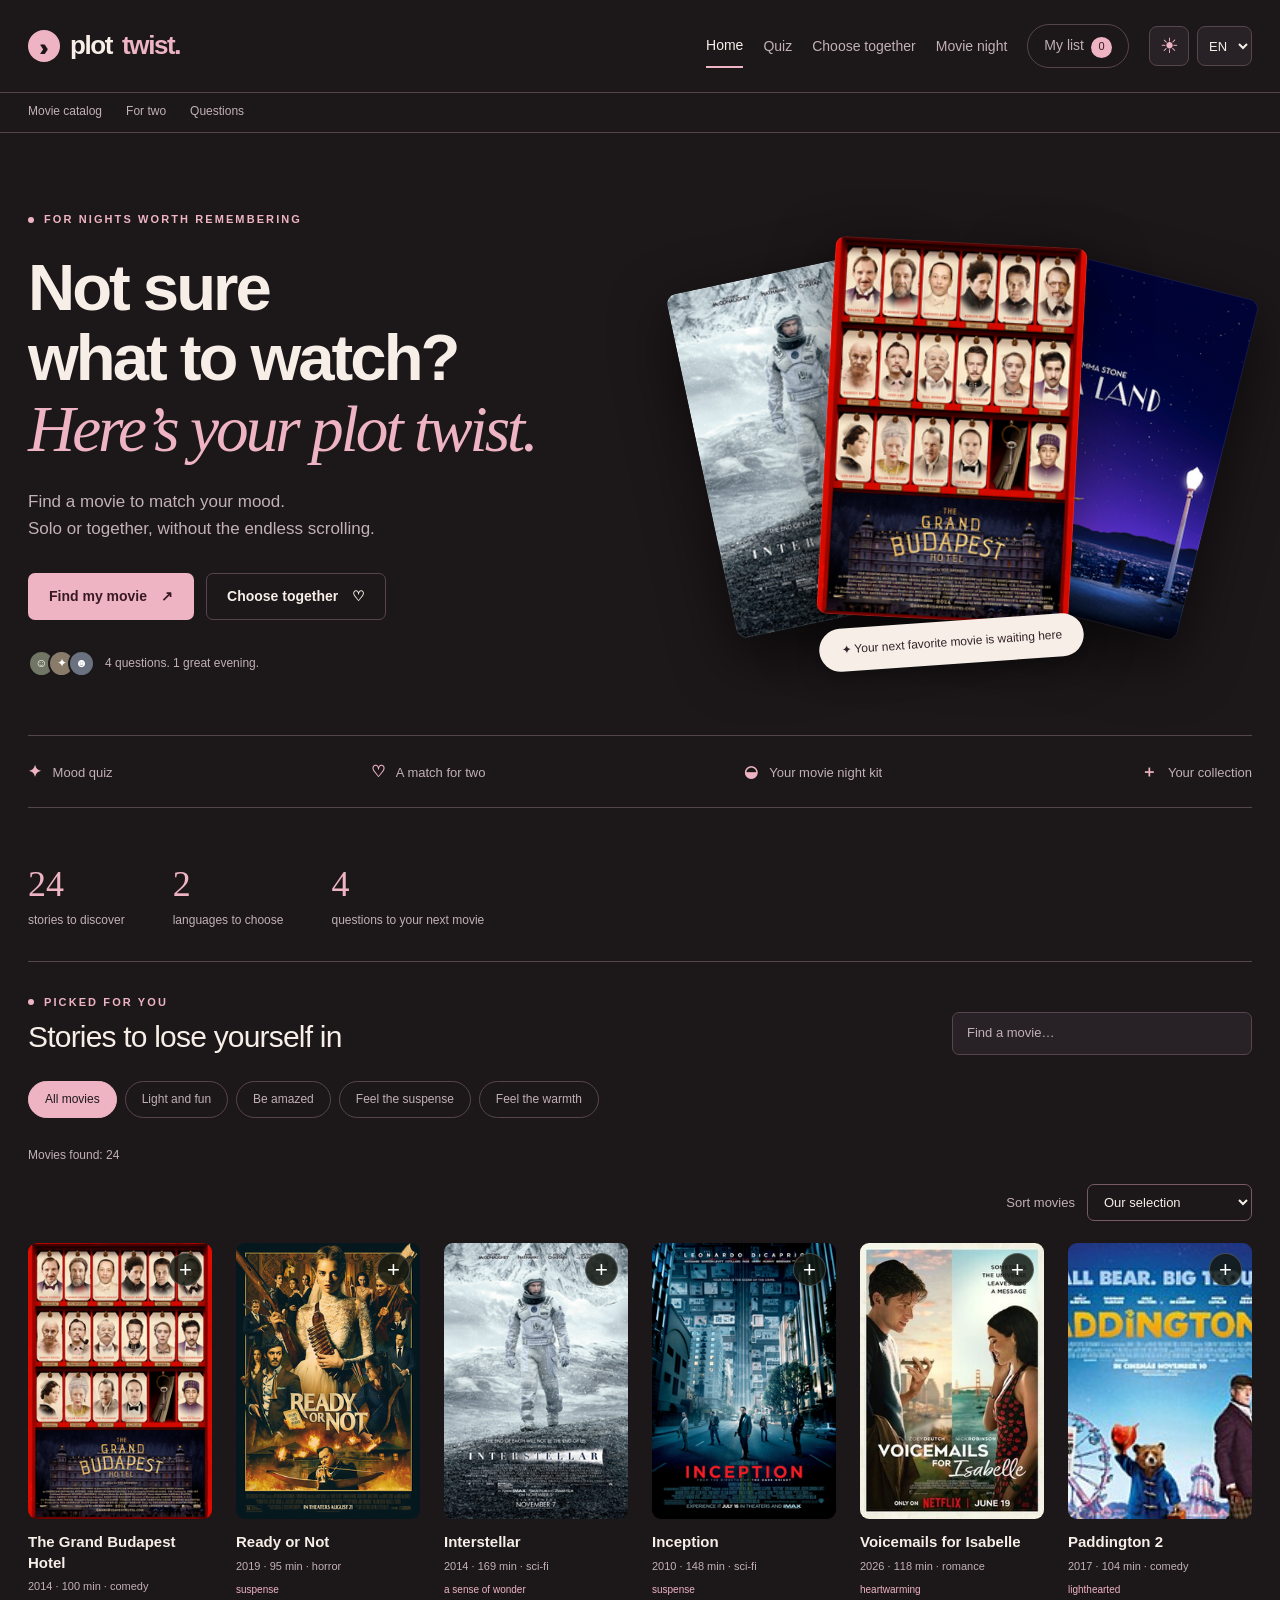
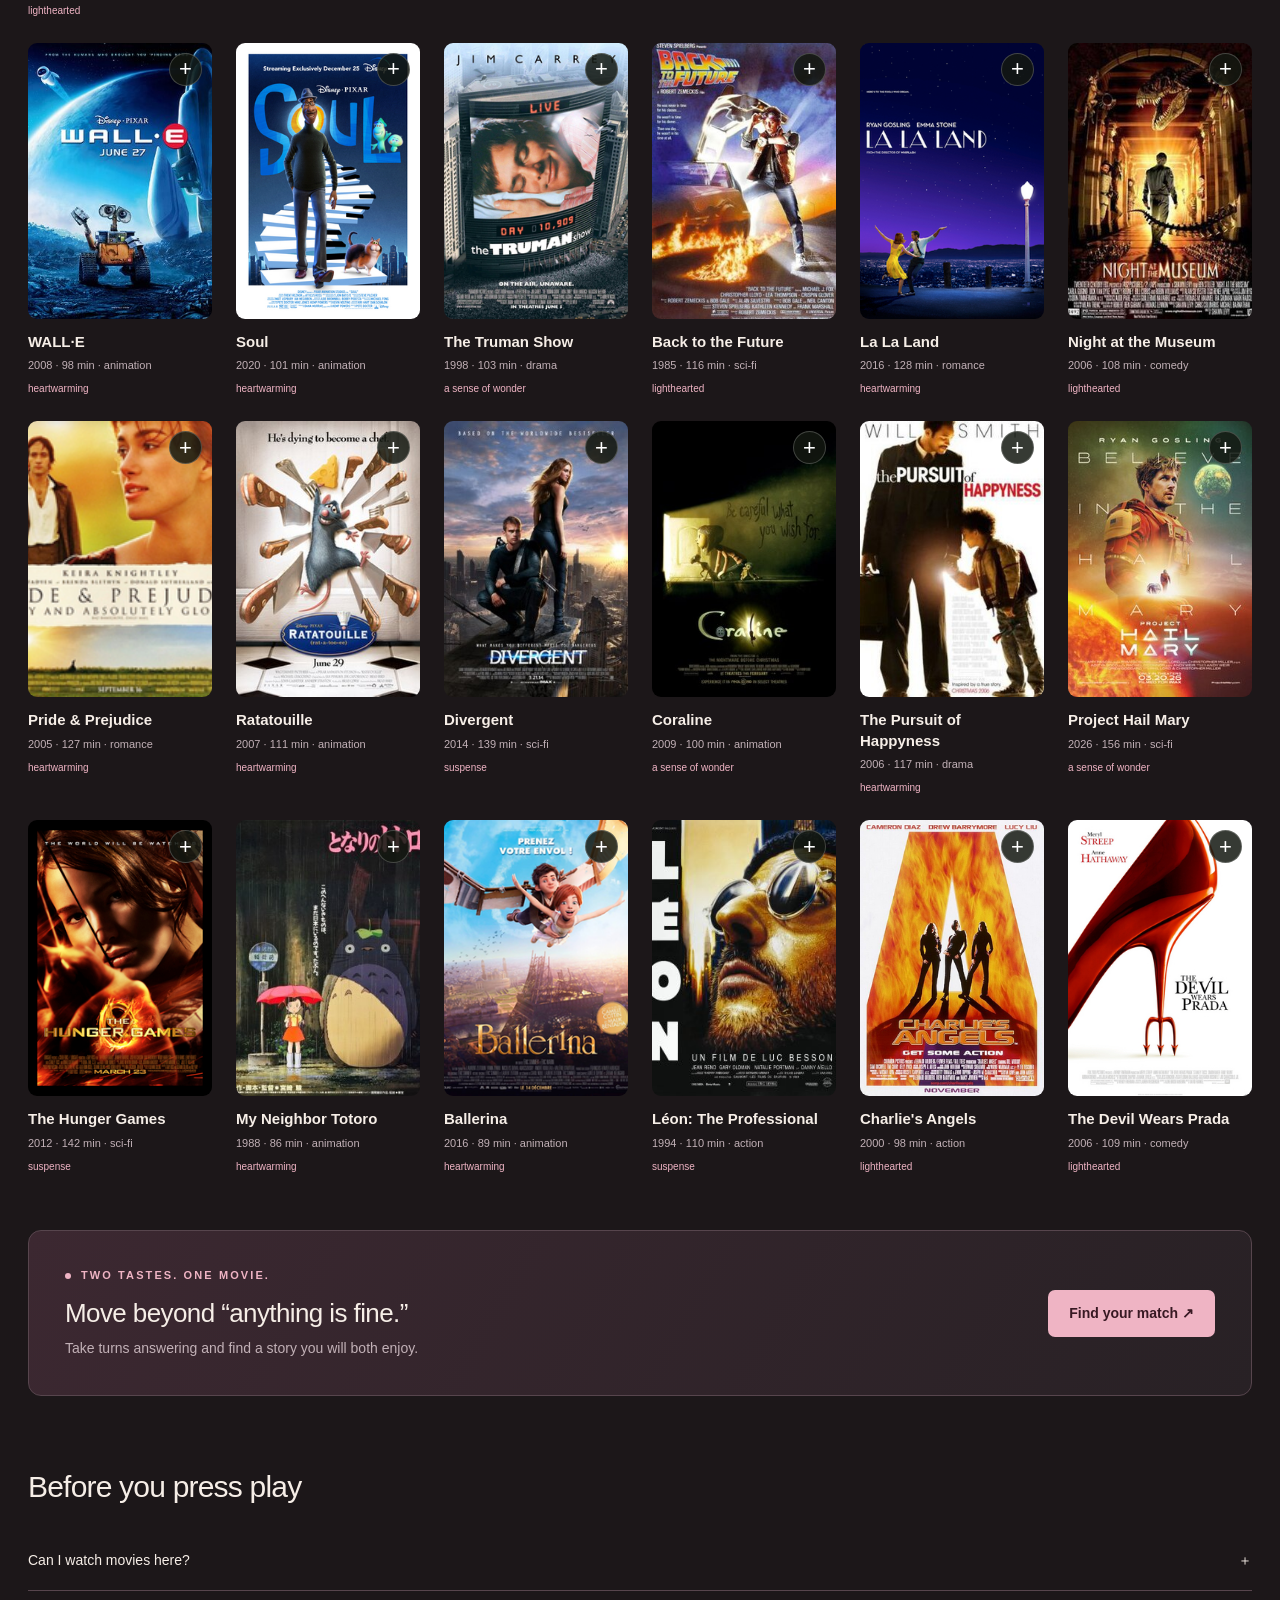
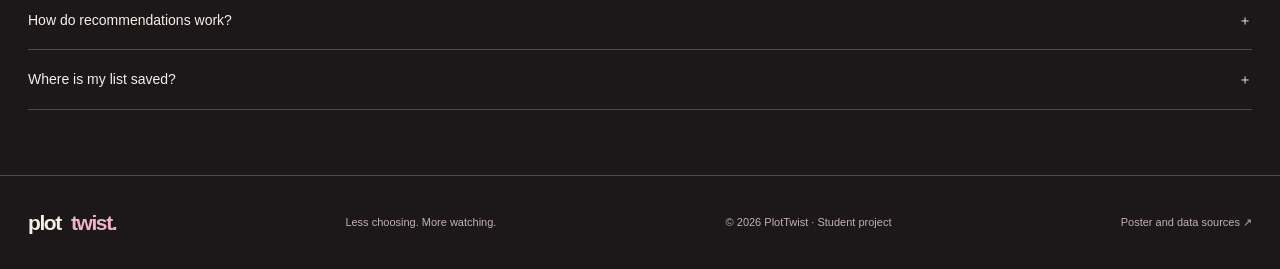
<file: index.html>
<!doctype html>
<html lang="en">
  <head>
    <meta charset="utf-8" />
    <meta name="viewport" content="width=device-width, initial-scale=1" />
    <meta
      name="description"
      content="PlotTwist: find a movie for your mood, choose together and plan the perfect movie night."
    />
    <meta name="theme-color" content="#1c1719" />
    <title>Movies for your mood — PlotTwist</title>
    <script src="assets/enhancements.js?v=dd782047d9"></script>
    <link rel="icon" type="image/svg+xml" href="assets/favicon.svg" />
    <link rel="stylesheet" href="assets/vendor/bootstrap.min.css" />
    <link rel="stylesheet" href="assets/style.css?v=8711c54bae" />
    <script defer src="assets/vendor/jquery.min.js"></script>
    <script defer src="assets/data.js?v=78137970e7"></script>
    <script defer src="assets/i18n.js?v=ecb8552665"></script>
    <script defer src="assets/engine.js?v=f189758ac4"></script>
    <script defer src="assets/app.js?v=c63aed0867"></script>
  </head>
  <body data-page="home">
    <a class="skip-link" href="#main">Skip to content</a>
    <header id="site-header" class="site-header"></header>
    <noscript
      ><p class="noscript">
        Enable JavaScript in your browser to use the quiz, movie recommendations and personal list.
      </p></noscript
    >
    <main id="main" tabindex="-1" aria-busy="true">
      <div class="loading-state" role="status">
        <span class="loading-ring" aria-hidden="true"></span>
        <p>Loading your next movie night…</p>
      </div>
    </main>
    <footer id="site-footer" class="site-footer"></footer>
    <dialog
      id="movie-dialog"
      class="dialog"
      aria-labelledby="dialog-title"
      aria-describedby="dialog-description"
    ></dialog>
    <div id="toast" class="toast-message" role="status" aria-live="polite" hidden></div>
  </body>
</html>
</file>
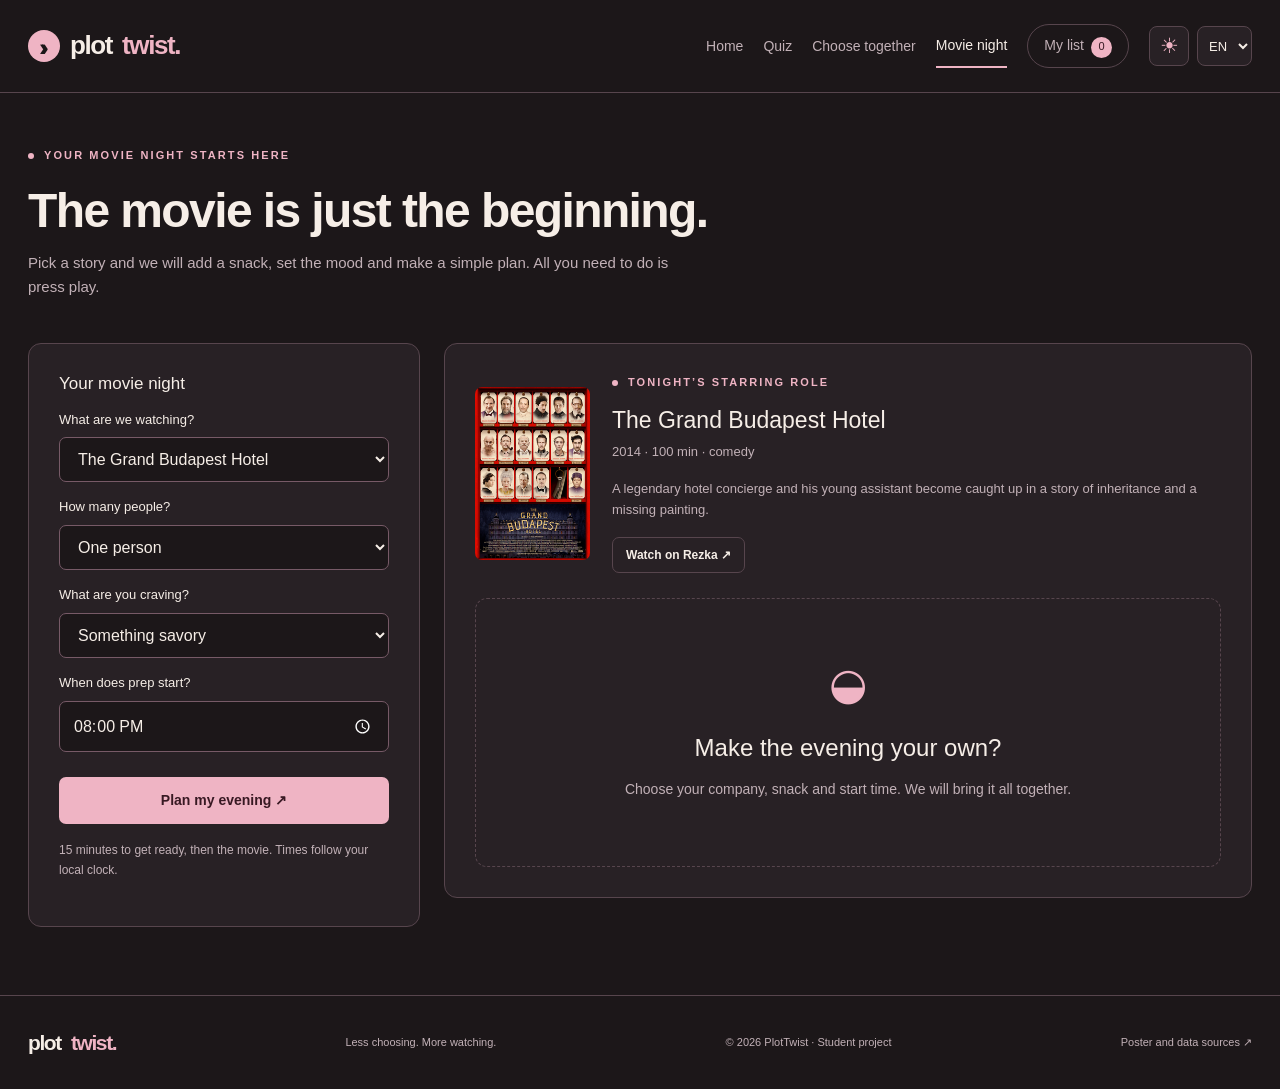
<file: evening.html>
<!doctype html>
<html lang="en">
  <head>
    <meta charset="utf-8" />
    <meta name="viewport" content="width=device-width, initial-scale=1" />
    <meta
      name="description"
      content="PlotTwist: find a movie for your mood, choose together and plan the perfect movie night."
    />
    <meta name="theme-color" content="#1c1719" />
    <title>Your movie night — PlotTwist</title>
    <script src="assets/enhancements.js?v=dd782047d9"></script>
    <link rel="icon" type="image/svg+xml" href="assets/favicon.svg" />
    <link rel="stylesheet" href="assets/vendor/bootstrap.min.css" />
    <link rel="stylesheet" href="assets/style.css?v=8711c54bae" />
    <script defer src="assets/vendor/jquery.min.js"></script>
    <script defer src="assets/data.js?v=78137970e7"></script>
    <script defer src="assets/i18n.js?v=ecb8552665"></script>
    <script defer src="assets/engine.js?v=f189758ac4"></script>
    <script defer src="assets/app.js?v=c63aed0867"></script>
  </head>
  <body data-page="evening">
    <a class="skip-link" href="#main">Skip to content</a>
    <header id="site-header" class="site-header"></header>
    <noscript
      ><p class="noscript">
        Enable JavaScript in your browser to use the quiz, movie recommendations and personal list.
      </p></noscript
    >
    <main id="main" tabindex="-1" aria-busy="true">
      <div class="loading-state" role="status">
        <span class="loading-ring" aria-hidden="true"></span>
        <p>Loading your next movie night…</p>
      </div>
    </main>
    <footer id="site-footer" class="site-footer"></footer>
    <dialog
      id="movie-dialog"
      class="dialog"
      aria-labelledby="dialog-title"
      aria-describedby="dialog-description"
    ></dialog>
    <div id="toast" class="toast-message" role="status" aria-live="polite" hidden></div>
  </body>
</html>
</file>
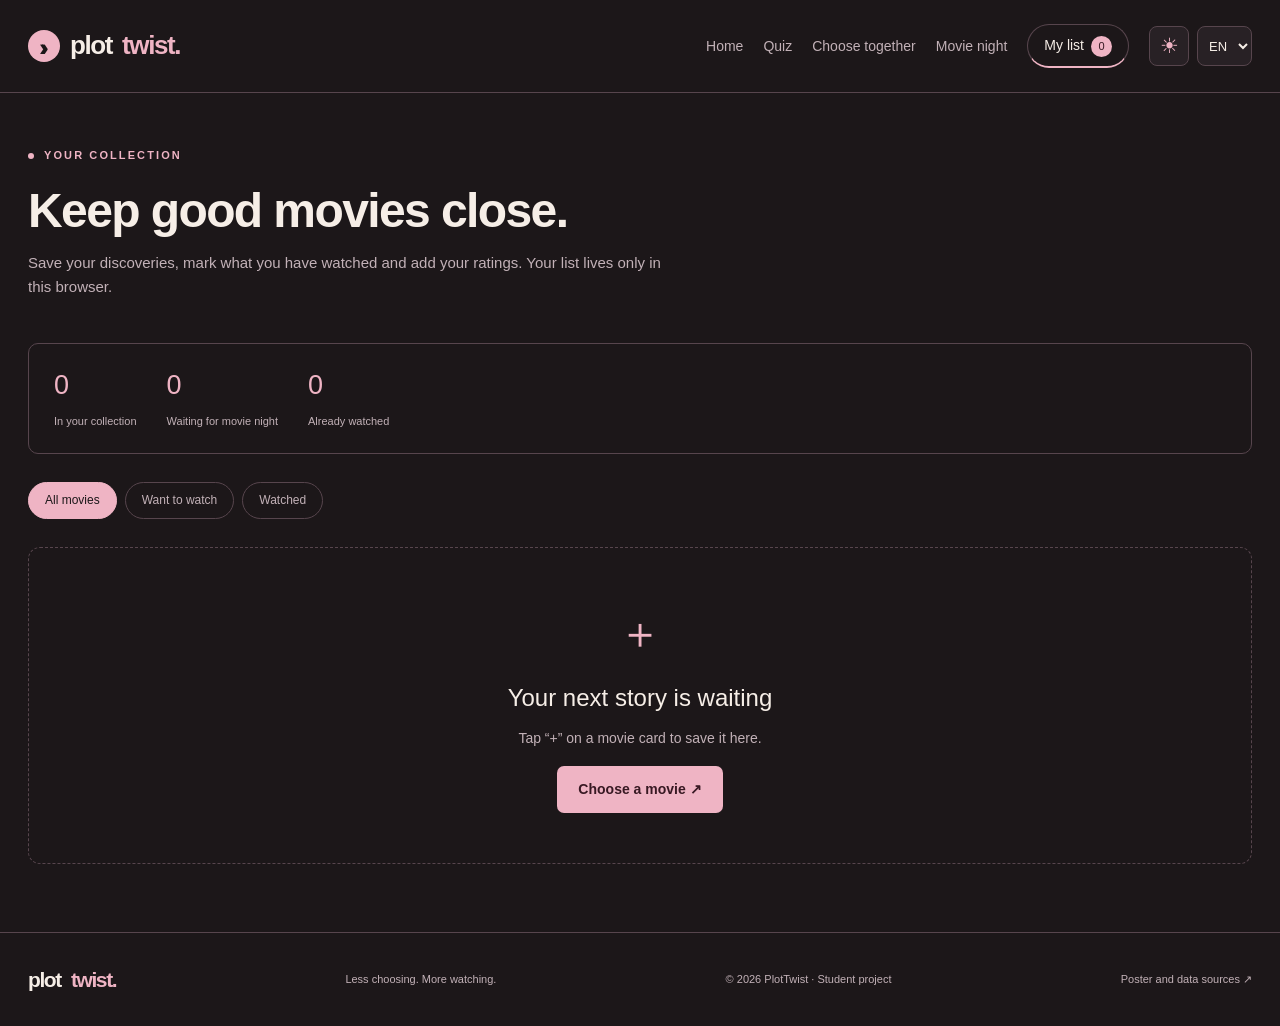
<file: my-list.html>
<!doctype html>
<html lang="en">
  <head>
    <meta charset="utf-8" />
    <meta name="viewport" content="width=device-width, initial-scale=1" />
    <meta
      name="description"
      content="PlotTwist: find a movie for your mood, choose together and plan the perfect movie night."
    />
    <meta name="theme-color" content="#1c1719" />
    <title>My list — PlotTwist</title>
    <script src="assets/enhancements.js?v=dd782047d9"></script>
    <link rel="icon" type="image/svg+xml" href="assets/favicon.svg" />
    <link rel="stylesheet" href="assets/vendor/bootstrap.min.css" />
    <link rel="stylesheet" href="assets/style.css?v=8711c54bae" />
    <script defer src="assets/vendor/jquery.min.js"></script>
    <script defer src="assets/data.js?v=78137970e7"></script>
    <script defer src="assets/i18n.js?v=ecb8552665"></script>
    <script defer src="assets/engine.js?v=f189758ac4"></script>
    <script defer src="assets/app.js?v=c63aed0867"></script>
  </head>
  <body data-page="list">
    <a class="skip-link" href="#main">Skip to content</a>
    <header id="site-header" class="site-header"></header>
    <noscript
      ><p class="noscript">
        Enable JavaScript in your browser to use the quiz, movie recommendations and personal list.
      </p></noscript
    >
    <main id="main" tabindex="-1" aria-busy="true">
      <div class="loading-state" role="status">
        <span class="loading-ring" aria-hidden="true"></span>
        <p>Loading your next movie night…</p>
      </div>
    </main>
    <footer id="site-footer" class="site-footer"></footer>
    <dialog
      id="movie-dialog"
      class="dialog"
      aria-labelledby="dialog-title"
      aria-describedby="dialog-description"
    ></dialog>
    <div id="toast" class="toast-message" role="status" aria-live="polite" hidden></div>
  </body>
</html>
</file>
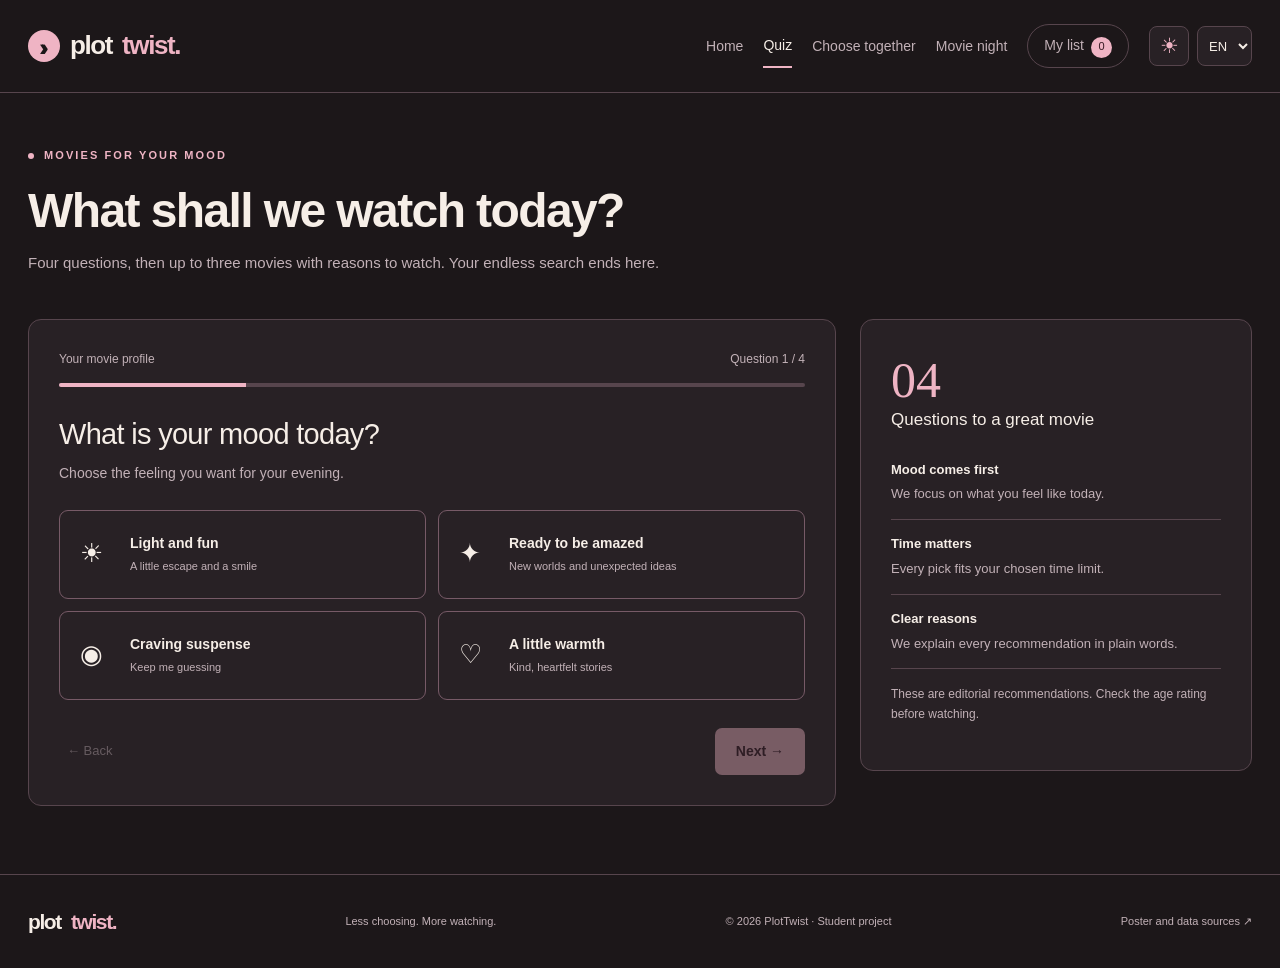
<file: quiz.html>
<!doctype html>
<html lang="en">
  <head>
    <meta charset="utf-8" />
    <meta name="viewport" content="width=device-width, initial-scale=1" />
    <meta
      name="description"
      content="PlotTwist: find a movie for your mood, choose together and plan the perfect movie night."
    />
    <meta name="theme-color" content="#1c1719" />
    <title>Mood quiz — PlotTwist</title>
    <script src="assets/enhancements.js?v=dd782047d9"></script>
    <link rel="icon" type="image/svg+xml" href="assets/favicon.svg" />
    <link rel="stylesheet" href="assets/vendor/bootstrap.min.css" />
    <link rel="stylesheet" href="assets/style.css?v=8711c54bae" />
    <script defer src="assets/vendor/jquery.min.js"></script>
    <script defer src="assets/data.js?v=78137970e7"></script>
    <script defer src="assets/i18n.js?v=ecb8552665"></script>
    <script defer src="assets/engine.js?v=f189758ac4"></script>
    <script defer src="assets/app.js?v=c63aed0867"></script>
  </head>
  <body data-page="quiz">
    <a class="skip-link" href="#main">Skip to content</a>
    <header id="site-header" class="site-header"></header>
    <noscript
      ><p class="noscript">
        Enable JavaScript in your browser to use the quiz, movie recommendations and personal list.
      </p></noscript
    >
    <main id="main" tabindex="-1" aria-busy="true">
      <div class="loading-state" role="status">
        <span class="loading-ring" aria-hidden="true"></span>
        <p>Loading your next movie night…</p>
      </div>
    </main>
    <footer id="site-footer" class="site-footer"></footer>
    <dialog
      id="movie-dialog"
      class="dialog"
      aria-labelledby="dialog-title"
      aria-describedby="dialog-description"
    ></dialog>
    <div id="toast" class="toast-message" role="status" aria-live="polite" hidden></div>
  </body>
</html>
</file>
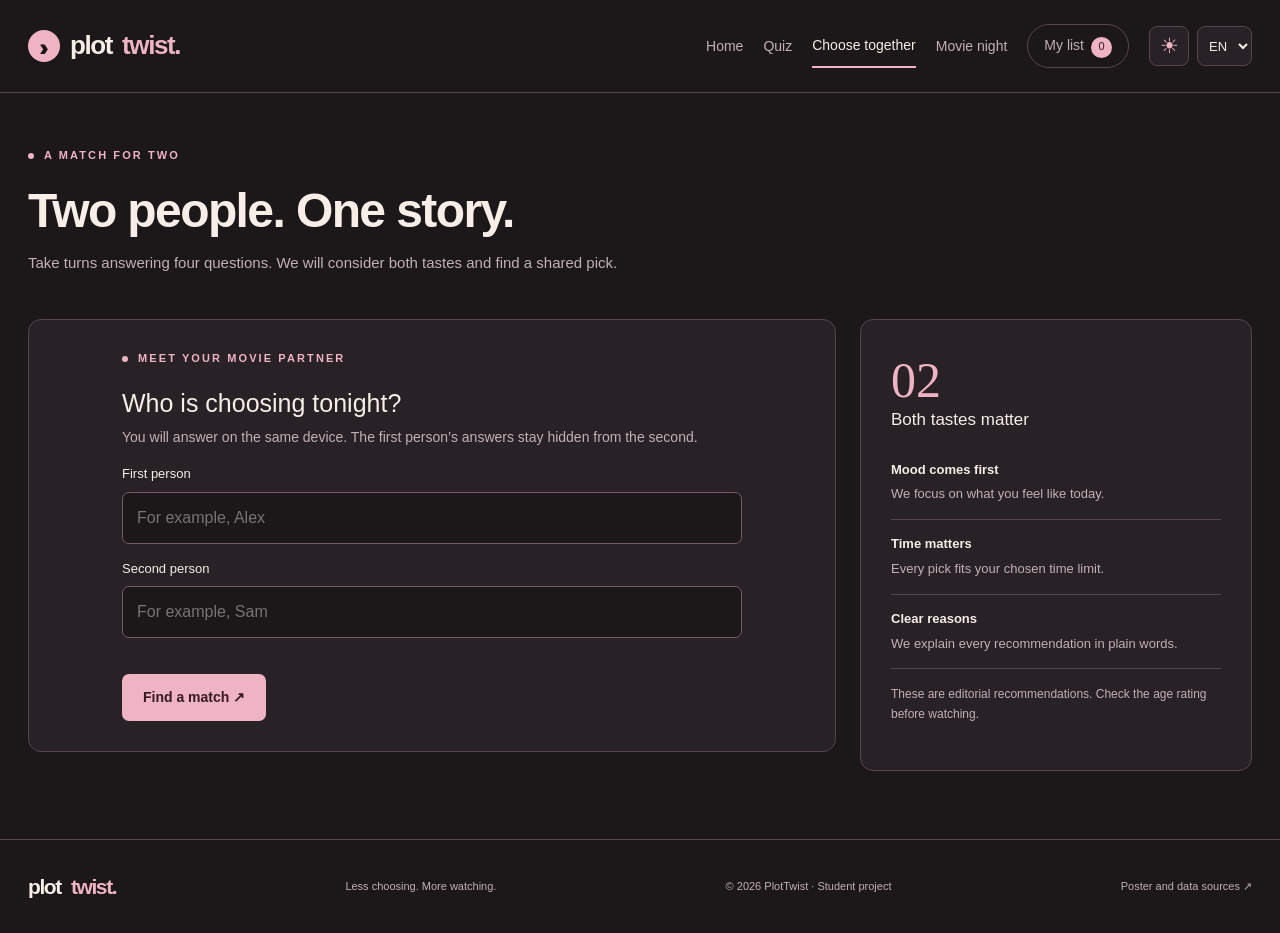
<file: together.html>
<!doctype html>
<html lang="en">
  <head>
    <meta charset="utf-8" />
    <meta name="viewport" content="width=device-width, initial-scale=1" />
    <meta
      name="description"
      content="PlotTwist: find a movie for your mood, choose together and plan the perfect movie night."
    />
    <meta name="theme-color" content="#1c1719" />
    <title>Choose together — PlotTwist</title>
    <script src="assets/enhancements.js?v=dd782047d9"></script>
    <link rel="icon" type="image/svg+xml" href="assets/favicon.svg" />
    <link rel="stylesheet" href="assets/vendor/bootstrap.min.css" />
    <link rel="stylesheet" href="assets/style.css?v=8711c54bae" />
    <script defer src="assets/vendor/jquery.min.js"></script>
    <script defer src="assets/data.js?v=78137970e7"></script>
    <script defer src="assets/i18n.js?v=ecb8552665"></script>
    <script defer src="assets/engine.js?v=f189758ac4"></script>
    <script defer src="assets/app.js?v=c63aed0867"></script>
  </head>
  <body data-page="duo">
    <a class="skip-link" href="#main">Skip to content</a>
    <header id="site-header" class="site-header"></header>
    <noscript
      ><p class="noscript">
        Enable JavaScript in your browser to use the quiz, movie recommendations and personal list.
      </p></noscript
    >
    <main id="main" tabindex="-1" aria-busy="true">
      <div class="loading-state" role="status">
        <span class="loading-ring" aria-hidden="true"></span>
        <p>Loading your next movie night…</p>
      </div>
    </main>
    <footer id="site-footer" class="site-footer"></footer>
    <dialog
      id="movie-dialog"
      class="dialog"
      aria-labelledby="dialog-title"
      aria-describedby="dialog-description"
    ></dialog>
    <div id="toast" class="toast-message" role="status" aria-live="polite" hidden></div>
  </body>
</html>
</file>
<file: assets/style.css>
@font-face {
  font-family: PTSans;
  src: local('Segoe UI');
}
/* Цвета и базовое оформление */
:root {
  color-scheme: dark;
  --bg: #1c1719;
  --panel: #282125;
  --panel2: #352b30;
  --ink: #f6eee7;
  --muted: #c2b1b7;
  --accent: #efb4c4;
  --accent-ink: #381923;
  --accent-hover: #f8cdda;
  --line: #57454d;
  --orange: #e8ad82;
  --option-border: #775a67;
  --option-hover: #3b2931;
  --option-selected: #492d38;
  --reason: #e7c9d2;
  --error: #ffb4a8;
  --callout-start: #3c2831;
  --callout-end: #282125;
  --note-bg: #f6eee7;
  --note-ink: #35232a;
}
:root[data-theme='light'] {
  color-scheme: light;
  --bg: #faf4ec;
  --panel: #fffaf4;
  --panel2: #f1e4dc;
  --ink: #35232a;
  --muted: #746168;
  --accent: #8b2948;
  --accent-ink: #fff8f3;
  --accent-hover: #72203b;
  --line: #ddc9c9;
  --orange: #9d5439;
  --option-border: #b9a0a6;
  --option-hover: #f1e0e4;
  --option-selected: #edd5dd;
  --reason: #6c2841;
  --error: #a42b34;
  --callout-start: #f3e2e2;
  --callout-end: #fff8ef;
  --note-bg: #fffaf4;
}
* {
  box-sizing: border-box;
}
html {
  scroll-behavior: smooth;
}
body {
  margin: 0;
  background: var(--bg);
  color: var(--ink);
  font-family: PTSans, 'Segoe UI', sans-serif;
  font-size: 16px;
  line-height: 1.6;
}
a {
  color: inherit;
  text-decoration: none;
}
a:hover {
  color: var(--accent);
}
button,
input,
select {
  font: inherit;
}
button,
a,
input,
select {
  touch-action: manipulation;
}
button {
  cursor: pointer;
}
button:disabled {
  cursor: not-allowed;
  opacity: 0.4;
}
button:focus-visible,
a:focus-visible,
input:focus-visible,
select:focus-visible,
summary:focus-visible {
  outline: 3px solid var(--accent);
  outline-offset: 4px;
}
.container {
  max-width: 1280px;
  padding-left: 28px;
  padding-right: 28px;
}
.skip-link {
  position: fixed;
  left: 20px;
  top: -100px;
  z-index: 200;
  background: var(--accent);
  color: var(--accent-ink);
  padding: 12px;
}
.skip-link:focus {
  top: 10px;
}
/* Шапка, логотип и навигация */
.site-header {
  border-bottom: 1px solid var(--line);
  background: var(--bg);
}
.header-inner {
  min-height: 92px;
  display: flex;
  align-items: center;
  gap: 32px;
  justify-content: space-between;
}
.brand {
  font-size: 26px;
  font-weight: 850;
  letter-spacing: -1.4px;
  white-space: nowrap;
  display: inline-flex;
  align-items: center;
  gap: 10px;
}
.brand-symbol {
  width: 32px;
  height: 32px;
  display: grid;
  place-items: center;
  background: var(--accent);
  color: var(--bg);
  border-radius: 50%;
  font-size: 23px;
  letter-spacing: -6px;
  padding-right: 6px;
}
.brand span:last-child {
  color: var(--accent);
}
.navigation {
  display: flex;
  align-items: center;
  gap: 28px;
}
.navigation a {
  color: var(--muted);
  font-size: 14px;
  padding: 10px 0;
  white-space: nowrap;
}
.navigation a.active {
  color: var(--ink);
  border-bottom: 2px solid var(--accent);
}
.nav-list {
  border: 1px solid var(--line);
  border-radius: 100px;
  padding: 9px 16px !important;
}
.nav-count {
  background: var(--accent);
  color: var(--accent-ink);
  border-radius: 50%;
  display: inline-grid;
  place-items: center;
  min-width: 21px;
  height: 21px;
  margin-left: 7px;
  font-size: 11px;
}
.menu-button {
  display: none;
  border: 1px solid var(--line);
  color: var(--ink);
  background: none;
  border-radius: 8px;
  padding: 7px 12px;
}
.eyebrow {
  font-size: 11px;
  letter-spacing: 2.1px;
  text-transform: uppercase;
  color: var(--accent);
  font-weight: 650;
  display: flex;
  gap: 10px;
  align-items: center;
}
.eyebrow:before {
  content: '';
  height: 6px;
  width: 6px;
  display: inline-block;
  background: var(--accent);
  border-radius: 50%;
}
/* Главный экран и композиция постеров */
.hero {
  padding: 78px 0 58px;
  position: relative;
  overflow: hidden;
}
.hero h1 {
  font-size: clamp(42px, 5.1vw, 70px);
  line-height: 1.08;
  letter-spacing: -3px;
  font-weight: 650;
  margin: 24px 0;
}
.hero h1 em {
  font-family: Georgia, serif;
  font-weight: 400;
  color: var(--accent);
}
.hero p {
  max-width: 420px;
  color: var(--muted);
  font-size: 17px;
}
.hero-actions {
  display: flex;
  flex-wrap: wrap;
  gap: 12px;
  margin: 30px 0;
}
.button {
  border-radius: 7px;
  padding: 12px 20px;
  display: inline-flex;
  align-items: center;
  justify-content: center;
  gap: 14px;
  border: 1px solid transparent;
  font-size: 14px;
  font-weight: 650;
  line-height: 1.5;
  transition:
    background 0.18s,
    transform 0.18s;
}
.button:hover {
  transform: translateY(-2px);
}
.button.primary {
  color: var(--accent-ink);
  background: var(--accent);
}
.button.primary:hover {
  background: var(--accent-hover);
}
.button.secondary {
  background: transparent;
  border-color: var(--line);
  color: var(--ink);
}
.button.secondary:hover {
  background: var(--panel2);
}
.button.small {
  padding: 8px 13px;
  font-size: 12px;
}
.text-button {
  color: var(--muted);
  border: 0;
  background: none;
  padding: 8px;
  font-size: 13px;
}
.text-button:hover {
  color: var(--accent);
}
.fineprint {
  color: var(--muted);
  font-size: 12px;
}
.hero-note {
  display: flex;
  align-items: center;
  gap: 10px;
  margin-top: 26px;
  font-size: 12px;
  color: var(--muted);
}
.avatars {
  display: flex;
  padding-right: 7px;
}
.avatars span {
  width: 27px;
  height: 27px;
  display: grid;
  place-items: center;
  border-radius: 50%;
  border: 2px solid var(--bg);
  margin-right: -7px;
  font-size: 12px;
  background: #6f7663;
  color: #fff;
}
.avatars span:nth-child(2) {
  background: #887b69;
}
.avatars span:nth-child(3) {
  background: #69727e;
}
.hero-cinema {
  position: relative;
  min-height: 450px;
  display: flex;
  align-items: center;
  justify-content: center;
  background: radial-gradient(ellipse, rgba(165, 76, 104, 0.13), transparent 67%);
}
.hero-film {
  width: 39%;
  aspect-ratio: 2/3;
  position: absolute;
  border-radius: 10px;
  box-shadow: 0 22px 60px #0009;
  overflow: hidden;
  transition: transform 0.3s;
}
.hero-film img {
  width: 100%;
  height: 100%;
  object-fit: cover;
}
.hero-film:nth-child(1) {
  transform: translateX(-58%) rotate(-12deg);
  z-index: 1;
}
.hero-film:nth-child(2) {
  transform: translateY(-13px) rotate(3deg);
  z-index: 3;
  width: 42%;
}
.hero-film:nth-child(3) {
  transform: translateX(65%) rotate(14deg);
  z-index: 2;
}
.cinema-note {
  position: absolute;
  bottom: 5px;
  z-index: 5;
  background: var(--note-bg);
  color: var(--note-ink);
  padding: 12px 22px;
  border-radius: 100px;
  font-size: 12px;
  box-shadow: 0 8px 25px #0004;
  transform: rotate(-4deg);
}
.hero-film:after {
  content: '';
  position: absolute;
  inset: 0;
  border: 1px solid #ffffff17;
  border-radius: 10px;
  pointer-events: none;
}
/* Каталог: разделы, фильтры и карточки */
.feature-strip {
  border-top: 1px solid var(--line);
  border-bottom: 1px solid var(--line);
  padding: 23px 0;
  display: flex;
  justify-content: space-between;
  gap: 20px;
  flex-wrap: wrap;
}
.feature-strip a {
  font-size: 13px;
  color: var(--muted);
}
.feature-strip b {
  color: var(--accent);
  font-size: 16px;
  margin-right: 8px;
}
.section {
  padding: 55px 0;
}
.section-head {
  display: flex;
  align-items: end;
  justify-content: space-between;
  gap: 20px;
  margin-bottom: 26px;
}
.section-head h2 {
  font-size: 30px;
  letter-spacing: -0.8px;
  margin: 8px 0 0;
}
.section-head p {
  color: var(--muted);
  font-size: 14px;
  margin: 0;
}
.filters {
  display: flex;
  flex-wrap: wrap;
  gap: 8px;
  margin-bottom: 28px;
}
.chip {
  background: none;
  border: 1px solid var(--line);
  color: var(--muted);
  border-radius: 100px;
  font-size: 12px;
  padding: 8px 16px;
}
.chip:hover,
.chip.active {
  color: var(--bg);
  background: var(--accent);
  border-color: var(--accent);
}
.search-box {
  position: relative;
  max-width: 300px;
  width: 100%;
}
.search-box input {
  width: 100%;
  background: var(--panel);
  color: var(--ink);
  border: 1px solid var(--line);
  border-radius: 7px;
  padding: 10px 14px;
  font-size: 13px;
}
.search-box input::placeholder {
  color: var(--muted);
}
.movie-card {
  position: relative;
  height: 100%;
}
.poster-button {
  width: 100%;
  padding: 0;
  border: 0;
  background: var(--panel);
  border-radius: 9px;
  overflow: hidden;
  display: block;
  aspect-ratio: 2/3;
  position: relative;
}
.poster-button img {
  width: 100%;
  height: 100%;
  object-fit: cover;
  transition: transform 0.35s;
}
.poster-button:hover img {
  transform: scale(1.045);
}
.poster-button:after {
  content: attr(data-details-label);
  position: absolute;
  bottom: 0;
  left: 0;
  right: 0;
  background: linear-gradient(transparent, #000d);
  padding: 35px 10px 15px;
  color: #fff;
  font-size: 13px;
  opacity: 0;
  transition: opacity 0.2s;
}
.poster-button:hover:after,
.poster-button:focus-visible:after {
  opacity: 1;
}
.save-button {
  position: absolute;
  right: 10px;
  top: 10px;
  z-index: 2;
  border: 1px solid #ffffff35;
  border-radius: 50%;
  width: 33px;
  height: 33px;
  color: #fff;
  background: #131811d9;
  display: grid;
  place-items: center;
  font-size: 22px;
  line-height: 1;
}
.save-button.saved {
  background: var(--accent);
  color: var(--accent-ink);
}
.movie-title {
  display: block;
  font-size: 15px;
  font-weight: 650;
  margin-top: 13px;
  line-height: 1.35;
  color: var(--ink);
  border: 0;
  background: none;
  text-align: left;
  padding: 0;
}
.movie-meta {
  color: var(--muted);
  font-size: 11px;
  margin-top: 5px;
}
.movie-tag {
  font-size: 10px;
  color: var(--accent);
  margin-top: 7px;
}
.curated {
  padding: 0 0 65px;
}
.callout {
  border: 1px solid var(--line);
  border-radius: 13px;
  background: linear-gradient(120deg, var(--callout-start), var(--callout-end));
  padding: 36px;
  display: flex;
  align-items: center;
  justify-content: space-between;
  gap: 30px;
}
.callout h2 {
  font-size: 26px;
  letter-spacing: -0.6px;
}
.callout p {
  font-size: 14px;
  color: var(--muted);
  margin: 0;
}
.site-footer {
  border-top: 1px solid var(--line);
  padding: 30px 0;
}
.footer-inner {
  display: flex;
  align-items: center;
  justify-content: space-between;
  gap: 20px;
  flex-wrap: wrap;
}
.footer-inner .brand {
  font-size: 21px;
}
.footer-inner p,
.footer-inner a.footer-link {
  font-size: 11px;
  color: var(--muted);
  margin: 0;
}
/* Общие элементы внутренних страниц */
.page-top {
  padding: 54px 0 28px;
}
.page-top h1 {
  font-size: clamp(34px, 4vw, 48px);
  font-weight: 650;
  letter-spacing: -1.6px;
  margin: 17px 0 12px;
}
.page-top p {
  color: var(--muted);
  max-width: 650px;
  font-size: 15px;
}
.workspace {
  padding-bottom: 68px;
  min-height: 55vh;
}
.panel {
  background: var(--panel);
  border: 1px solid var(--line);
  border-radius: 13px;
  padding: 30px;
}
/* Квиз и выбор ответов */
.step-label {
  display: flex;
  justify-content: space-between;
  color: var(--muted);
  font-size: 12px;
  margin-bottom: 14px;
}
.progress-track {
  height: 4px;
  background: var(--line);
  border-radius: 4px;
  overflow: hidden;
}
.progress-fill {
  background: var(--accent);
  height: 100%;
  transition: width 0.3s;
}
.question-title {
  font-size: 29px;
  letter-spacing: -0.7px;
  margin: 30px 0 10px;
}
.question-hint {
  font-size: 14px;
  color: var(--muted);
  margin-bottom: 25px;
}
.option-grid {
  display: grid;
  grid-template-columns: 1fr 1fr;
  gap: 12px;
}
.option {
  display: flex;
  align-items: center;
  gap: 15px;
  text-align: left;
  background: transparent;
  border: 1px solid var(--option-border);
  color: var(--ink);
  border-radius: 9px;
  padding: 20px;
  min-height: 89px;
}
.option:hover {
  background: var(--option-hover);
  border-color: var(--accent);
}
.option.selected {
  background: var(--option-selected);
  border-color: var(--accent);
}
.option-icon {
  font-size: 26px;
  min-width: 35px;
}
.option strong {
  display: block;
  font-size: 14px;
  font-weight: 600;
}
.option small {
  display: block;
  color: var(--muted);
  font-size: 11px;
  margin-top: 4px;
}
.question-nav {
  display: flex;
  justify-content: space-between;
  align-items: center;
  margin-top: 28px;
}
.aside-title {
  font-size: 17px;
  margin: 0 0 15px;
}
.aside-list {
  padding: 0;
  list-style: none;
  font-size: 13px;
  color: var(--muted);
}
.aside-list li {
  padding: 14px 0;
  border-bottom: 1px solid var(--line);
}
.aside-list b {
  display: block;
  color: var(--ink);
  font-size: 13px;
  margin-bottom: 4px;
}
.aside-number {
  font-family: Georgia, serif;
  font-size: 50px;
  color: var(--accent);
  line-height: 1.2;
}
.input-label {
  font-size: 13px;
  display: block;
  margin: 15px 0 7px;
  color: var(--ink);
}
.field {
  display: block;
  width: 100%;
  padding: 12px 14px;
  color: var(--ink);
  background: var(--bg);
  border: 1px solid var(--option-border);
  border-radius: 7px;
}
.field option {
  background: var(--panel);
  color: var(--ink);
}
.form-error {
  color: var(--error);
  font-size: 12px;
  margin-top: 10px;
}
/* Рекомендации и подбор для двоих */
.result-intro {
  margin-bottom: 25px;
}
.result-intro h2 {
  font-size: 28px;
}
.result-intro p {
  color: var(--muted);
  font-size: 14px;
}
.result-card {
  background: var(--panel);
  border: 1px solid var(--line);
  border-radius: 12px;
  overflow: hidden;
  height: 100%;
  display: flex;
  flex-direction: column;
}
.result-card img {
  width: 100%;
  aspect-ratio: 3/2;
  object-fit: cover;
  object-position: 50% 30%;
}
.result-body {
  padding: 23px;
  display: flex;
  flex-direction: column;
  flex: 1;
}
.result-body h3 {
  font-size: 21px;
}
.result-body p {
  font-size: 13px;
  color: var(--muted);
}
.result-actions {
  display: flex;
  gap: 8px;
  flex-wrap: wrap;
  margin-top: auto;
  padding-top: 10px;
}
.reason {
  border-left: 2px solid var(--accent);
  padding-left: 12px;
  margin: 15px 0;
  font-size: 12px;
  color: var(--reason);
}
.result-badge {
  color: var(--accent);
  font-size: 10px;
  text-transform: uppercase;
  letter-spacing: 1.2px;
  margin-bottom: 9px;
}
.names-form {
  max-width: 620px;
  margin: auto;
}
.names-form h2 {
  font-size: 25px;
}
.names-form p {
  color: var(--muted);
  font-size: 14px;
}
.duo-badge {
  color: var(--accent);
  border: 1px solid var(--option-border);
  border-radius: 100px;
  display: inline-block;
  padding: 4px 12px;
  font-size: 12px;
  margin-bottom: 5px;
}
/* Вечерний набор, чек-лист и расписание */
.evening-card {
  display: flex;
  gap: 22px;
  align-items: center;
}
.evening-card img {
  width: 115px;
  aspect-ratio: 2/3;
  object-fit: cover;
  border-radius: 7px;
}
.evening-card h3 {
  font-size: 23px;
}
.evening-card p {
  font-size: 13px;
  color: var(--muted);
}
.kit-block {
  padding: 24px 0;
  border-bottom: 1px solid var(--line);
}
.kit-block:last-child {
  border: 0;
  padding-bottom: 0;
}
.kit-block h3 {
  font-size: 18px;
  display: flex;
  gap: 12px;
}
.kit-block p,
.kit-block li {
  font-size: 14px;
  color: var(--muted);
}
.check-list {
  list-style: none;
  padding: 0;
  margin: 14px 0 0;
}
.check-list li {
  padding: 7px 0;
}
.check-list label {
  display: flex;
  align-items: center;
  gap: 10px;
  cursor: pointer;
}
.check-list input {
  accent-color: var(--accent);
  width: 17px;
  height: 17px;
}
.check-list input:checked + span {
  text-decoration: line-through;
  opacity: 0.6;
}
.timeline {
  list-style: none;
  padding: 0;
  margin: 20px 0 0;
}
.timeline li {
  display: flex;
  gap: 20px;
  font-size: 13px;
  padding: 12px 0;
  border-bottom: 1px solid var(--line);
}
.timeline time {
  color: var(--accent);
  font-variant-numeric: tabular-nums;
  min-width: 48px;
}
/* Личный список и оценки */
.list-item {
  padding: 20px 0;
  border-bottom: 1px solid var(--line);
  display: flex;
  align-items: center;
  gap: 22px;
}
.list-item img {
  width: 80px;
  aspect-ratio: 2/3;
  object-fit: cover;
  border-radius: 6px;
}
.list-item-main {
  flex: 1;
  min-width: 0;
}
.list-item h3 {
  font-size: 19px;
  margin: 0 0 5px;
}
.list-item p {
  color: var(--muted);
  font-size: 12px;
  margin: 0 0 12px;
}
.list-controls {
  display: flex;
  gap: 10px;
  align-items: center;
  flex-wrap: wrap;
}
.list-controls select {
  font-size: 12px;
  background: var(--panel);
  border: 1px solid var(--line);
  padding: 8px;
  color: var(--ink);
  border-radius: 5px;
}
.stats {
  display: flex;
  gap: 30px;
  border: 1px solid var(--line);
  border-radius: 10px;
  padding: 20px 25px;
  margin-bottom: 28px;
}
.stat b {
  font-size: 27px;
  font-weight: 500;
  color: var(--accent);
  display: block;
}
.stat span {
  font-size: 11px;
  color: var(--muted);
}
.empty {
  padding: 50px 20px;
  text-align: center;
  border: 1px dashed var(--line);
  border-radius: 12px;
}
.empty h2 {
  font-size: 24px;
  margin: 15px 0;
}
.empty p {
  font-size: 14px;
  color: var(--muted);
}
.empty-symbol {
  font-size: 44px;
  color: var(--accent);
}
/* Модальное окно с подробностями фильма */
.dialog {
  padding: 0;
  border: 1px solid var(--line);
  border-radius: 14px;
  max-width: 780px;
  width: calc(100% - 32px);
  background: var(--panel);
  color: var(--ink);
}
.dialog::backdrop {
  background: #000b;
  backdrop-filter: blur(5px);
}
.dialog-content {
  padding: 30px;
}
.dialog-close {
  position: absolute;
  right: 12px;
  top: 12px;
  background: #111c;
  border: 1px solid #555;
  color: #fff;
  border-radius: 50%;
  width: 32px;
  height: 32px;
  z-index: 2;
  font-size: 20px;
}
.dialog-poster {
  width: 100%;
  border-radius: 7px;
}
.dialog h2 {
  font-size: 30px;
  letter-spacing: -1px;
}
.dialog-description {
  font-size: 14px;
  color: var(--muted);
}
.toast-message {
  position: fixed;
  bottom: 24px;
  left: 50%;
  transform: translateX(-50%);
  background: var(--accent);
  color: var(--accent-ink);
  font-size: 13px;
  padding: 12px 22px;
  border-radius: 8px;
  z-index: 100;
  box-shadow: 0 5px 30px #0006;
  max-width: calc(100% - 30px);
  text-align: center;
}
.faq-button {
  width: 100%;
  text-align: left;
  padding: 18px 0;
  background: none;
  border: 0;
  border-bottom: 1px solid var(--line);
  color: var(--ink);
  font-size: 14px;
  display: flex;
  justify-content: space-between;
}
.faq-content {
  font-size: 13px;
  color: var(--muted);
  padding: 18px 0;
}
.list-label {
  font-size: 11px;
  color: var(--muted);
  display: flex;
  flex-direction: column;
  gap: 4px;
}
.page-status {
  min-height: 22px;
  color: var(--muted);
  font-size: 12px;
}
.credits {
  font-size: 12px;
  color: var(--muted);
  margin-top: 20px;
}
.noscript {
  padding: 20px;
  background: #3b3020;
  color: #ffdbb7;
}
.hidden {
  display: none !important;
}
/* Адаптация для планшетов и телефонов */
@media (min-width: 1000px) {
  .hero .col-lg-6:first-child {
    padding-right: 45px;
  }
}
@media (max-width: 991px) {
  .hero {
    padding-top: 45px;
  }
  .hero-cinema {
    min-height: 420px;
    margin-top: 25px;
  }
  .hero-film {
    width: 30%;
  }
  .hero-film:nth-child(2) {
    width: 32%;
  }
  .hero h1 {
    font-size: 58px;
  }
  .navigation {
    gap: 16px;
  }
  .header-inner {
    gap: 15px;
  }
  .navigation a {
    font-size: 12px;
  }
  .brand {
    font-size: 23px;
  }
  .aside-panel {
    margin-top: 20px;
  }
  .hero-cinema {
    max-width: 650px;
    margin-left: auto;
    margin-right: auto;
  }
}
@media (max-width: 700px) {
  .container {
    padding-left: 20px;
    padding-right: 20px;
  }
  .header-inner {
    min-height: 75px;
    flex-wrap: wrap;
  }
  .menu-button {
    display: block;
  }
  .navigation {
    display: none;
    width: 100%;
    flex-direction: column;
    align-items: stretch;
    gap: 0;
    padding: 0 0 18px;
  }
  .navigation.open {
    display: flex;
  }
  .navigation a {
    font-size: 14px;
    padding: 12px;
  }
  .navigation a.active {
    border: 0;
    background: var(--panel);
    border-radius: 6px;
  }
  .nav-list {
    margin-top: 8px;
  }
  .hero h1 {
    font-size: 45px;
    letter-spacing: -2px;
  }
  .hero p {
    font-size: 15px;
  }
  .hero {
    padding-top: 35px;
  }
  .hero-cinema {
    min-height: 340px;
  }
  .hero-film {
    width: 37%;
  }
  .hero-film:nth-child(2) {
    width: 40%;
  }
  .hero-note {
    margin-top: 18px;
  }
  .feature-strip {
    gap: 13px;
    display: grid;
    grid-template-columns: 1fr 1fr;
  }
  .feature-strip a {
    font-size: 11px;
  }
  .section {
    padding: 38px 0;
  }
  .section-head {
    align-items: start;
    flex-direction: column;
  }
  .section-head h2 {
    font-size: 25px;
  }
  .search-box {
    max-width: none;
  }
  .callout {
    padding: 25px;
    align-items: start;
    flex-direction: column;
  }
  .callout h2 {
    font-size: 23px;
  }
  .panel {
    padding: 22px;
  }
  .option-grid {
    grid-template-columns: 1fr;
  }
  .option {
    min-height: 74px;
    padding: 15px;
  }
  .question-title {
    font-size: 25px;
    margin-top: 24px;
  }
  .page-top {
    padding-top: 35px;
  }
  .stats {
    gap: 20px;
    padding: 16px;
  }
  .stat b {
    font-size: 24px;
  }
  .list-item {
    align-items: start;
    gap: 15px;
  }
  .list-item img {
    width: 65px;
  }
  .list-item h3 {
    font-size: 17px;
  }
  .list-item > .text-button {
    padding: 0;
    font-size: 19px;
  }
  .list-controls {
    gap: 8px;
  }
  .list-controls select {
    max-width: 160px;
  }
  .dialog-content {
    padding: 24px;
  }
  .dialog-poster {
    max-width: 160px;
    margin: 0 auto 20px;
    display: block;
  }
  .dialog h2 {
    font-size: 25px;
  }
  .evening-card img {
    width: 85px;
  }
  .evening-card h3 {
    font-size: 20px;
  }
  .hero-actions .button {
    padding: 12px 15px;
    font-size: 13px;
  }
  .result-card img {
    aspect-ratio: 2/1;
  }
  .movie-title {
    font-size: 13px;
  }
  .movie-meta {
    font-size: 10px;
  }
  .footer-inner {
    align-items: start;
    flex-direction: column;
  }
  .workspace {
    padding-bottom: 45px;
  }
}
@media (prefers-reduced-motion: reduce) {
  * {
    scroll-behavior: auto !important;
    transition: none !important;
    animation: none !important;
  }
}
/* Sections also carry Bootstrap's container, so preserve the grid gutters. */
.hero.container,
.section.container,
.curated.container,
.page-top.container {
  padding-left: 28px;
  padding-right: 28px;
}
@media (max-width: 700px) {
  .hero.container,
  .section.container,
  .curated.container,
  .page-top.container {
    padding-left: 20px;
    padding-right: 20px;
  }
}

@media (max-width: 400px) {
  .hero h1 {
    font-size: 38px;
    letter-spacing: -1.6px;
  }
  .hero-cinema {
    min-height: 290px;
  }
}
.question-title:focus {
  outline: none;
}

/* Кнопка внешнего просмотра в подробностях фильма и вечернем наборе. */
.watch-link {
  border-color: var(--option-border);
  color: var(--accent);
}

/* Размеры в HTML резервируют место, а высота здесь сохраняет пропорции постера. */
.dialog-poster,
.evening-card img,
.list-item img {
  height: auto;
}

/* Final project: language controls, loading feedback and narrow-screen resilience. */
h1,
h2,
h3,
.duo-badge,
.reason,
.timeline span {
  overflow-wrap: anywhere;
}
.panel,
.result-body,
.list-item-main,
.evening-card > div {
  min-width: 0;
}
.header-inner {
  gap: 20px;
}
.navigation {
  margin-left: auto;
  gap: 20px;
}
.language-control {
  flex-shrink: 0;
}
.language-select {
  color: var(--ink);
  background: var(--panel);
  border: 1px solid var(--line);
  border-radius: 8px;
  padding: 8px 7px;
  min-height: 40px;
  font: inherit;
  font-size: 13px;
}
.catalog-sort {
  display: flex;
  align-items: center;
  justify-content: flex-end;
  gap: 12px;
  margin-bottom: 22px;
  font-size: 13px;
  color: var(--muted);
}
.catalog-sort .field {
  width: auto;
  min-width: 165px;
  padding: 9px 12px;
}
.list-item > [data-remove] {
  min-width: 32px;
  min-height: 32px;
  flex-shrink: 0;
}
.field[aria-invalid='true'] {
  border-color: var(--error);
  box-shadow: 0 0 0 1px var(--error);
}
.handover {
  border: 0;
}
.loading-state {
  min-height: 55vh;
  display: grid;
  align-content: center;
  justify-items: center;
  gap: 20px;
  padding: 30px;
  color: var(--muted);
  text-align: center;
}
.loading-ring {
  width: 38px;
  height: 38px;
  border: 3px solid var(--line);
  border-top-color: var(--accent);
  border-radius: 50%;
  animation: loading-turn 0.8s linear infinite;
}
@keyframes loading-turn {
  to {
    transform: rotate(360deg);
  }
}
#main:focus {
  outline: none;
}
@media (max-width: 991px) {
  .header-inner {
    gap: 12px;
  }
  .navigation {
    gap: 12px;
  }
}
@media (max-width: 700px) {
  .brand {
    order: 0;
    margin-right: auto;
  }
  .language-control {
    order: 1;
  }
  .menu-button {
    order: 2;
  }
  .navigation {
    order: 3;
    margin-left: 0;
  }
  .catalog-sort {
    flex-wrap: wrap;
    justify-content: flex-start;
  }
  .catalog-sort .field {
    max-width: 100%;
  }
  .question-nav {
    gap: 10px;
  }
  .question-nav .button {
    padding: 12px;
  }
  .list-item {
    gap: 10px;
  }
  .list-controls select {
    max-width: 100%;
  }
}
@media (prefers-reduced-motion: reduce) {
  .loading-ring {
    animation: none;
  }
}

/* Cream and wine themes; shared navigation and optional motion enhancements. */
html {
  scroll-padding-top: calc(var(--header-height, 136px) + 20px);
}
.site-header {
  position: sticky;
  top: 0;
  z-index: 40;
  transition: box-shadow 0.2s;
}
.site-header.is-scrolled {
  box-shadow: 0 5px 20px #180d181a;
}
.header-actions {
  display: flex;
  align-items: center;
  gap: 8px;
  flex-shrink: 0;
}
.theme-toggle {
  width: 40px;
  height: 40px;
  display: grid;
  place-items: center;
  padding: 0;
  border: 1px solid var(--line);
  border-radius: 8px;
  background: var(--panel);
  color: var(--accent);
  font-size: 21px;
}
.theme-toggle:hover {
  background: var(--panel2);
}
.section-navigation {
  border-top: 1px solid var(--line);
}
.section-navigation .container {
  display: flex;
  gap: 24px;
}
.section-navigation a {
  color: var(--muted);
  font-size: 12px;
  padding: 9px 0;
  border-bottom: 2px solid transparent;
}
.section-navigation a.active {
  color: var(--accent);
  border-bottom-color: var(--accent);
}
.catalog-summary {
  display: flex;
  gap: 48px;
  padding: 0 0 30px;
  margin-bottom: 32px;
  border-bottom: 1px solid var(--line);
}
.catalog-summary strong {
  font-family: Georgia, serif;
  display: block;
  color: var(--accent);
  font-size: 36px;
  font-weight: 400;
  line-height: 1.2;
  font-variant-numeric: tabular-nums;
}
.catalog-summary span {
  display: block;
  font-size: 12px;
  color: var(--muted);
  margin-top: 5px;
}
.back-to-top {
  position: fixed;
  bottom: 24px;
  right: 24px;
  width: 44px;
  height: 44px;
  border: 1px solid var(--line);
  border-radius: 50%;
  background: var(--panel);
  color: var(--accent);
  box-shadow: 0 4px 20px #180d1820;
  z-index: 45;
  font-size: 24px;
}
.back-to-top[hidden] {
  display: none;
}
.toast-message {
  bottom: 82px;
}
.reveal-pending {
  opacity: 0;
  transform: translateY(18px);
}
.reveal-visible {
  transform: translateY(0);
  transition: transform 0.4s ease;
}
.names-form .form-error {
  color: var(--error);
}
.copy-fallback {
  margin-top: 24px;
}
.copy-fallback textarea {
  margin-top: 8px;
  font-size: 13px;
  resize: vertical;
  min-height: 140px;
}
@media (max-width: 1000px) {
  .header-inner {
    min-height: 76px;
    flex-wrap: wrap;
    gap: 10px;
  }
  .header-inner > .brand {
    order: 0;
    margin-right: auto;
  }
  .header-actions {
    order: 1;
  }
  .menu-button {
    order: 2;
    display: block;
  }
  .navigation {
    order: 3;
    display: none;
    width: 100%;
    margin: 0;
    flex-direction: column;
    align-items: stretch;
    gap: 0;
    padding: 0 0 18px;
  }
  .navigation.open {
    display: flex;
    max-height: 60vh;
    overflow-y: auto;
  }
  .navigation a {
    padding: 10px 12px;
    font-size: 14px;
  }
  .navigation a.active {
    border: 0;
    border-radius: 6px;
    background: var(--panel);
  }
}
@media (max-width: 700px) {
  .section-navigation .container {
    gap: 20px;
  }
  .section-navigation a {
    font-size: 11px;
  }
  .catalog-summary {
    gap: 16px;
    justify-content: space-between;
  }
  .catalog-summary > div {
    flex: 1;
    min-width: 0;
  }
  .catalog-summary strong {
    font-size: 30px;
  }
  .catalog-summary span {
    font-size: 11px;
  }
  .back-to-top {
    right: 16px;
    bottom: 16px;
  }
}
@media (max-width: 400px) {
  .header-inner {
    gap: 7px;
  }
  .header-inner .brand {
    font-size: 20px;
    gap: 6px;
  }
  .brand-symbol {
    width: 26px;
    height: 26px;
    font-size: 20px;
  }
  .theme-toggle {
    width: 36px;
    height: 38px;
  }
  .language-select {
    font-size: 12px;
    padding: 6px 4px;
    min-height: 38px;
  }
  .header-actions {
    gap: 6px;
  }
  .menu-button {
    width: 36px;
    height: 38px;
    padding: 0;
    font-size: 0;
  }
  .menu-button::after {
    content: '☰';
    font-size: 18px;
  }
}
@media (prefers-reduced-motion: reduce) {
  .reveal-pending {
    opacity: 1 !important;
    transform: none;
  }
}
</file>
